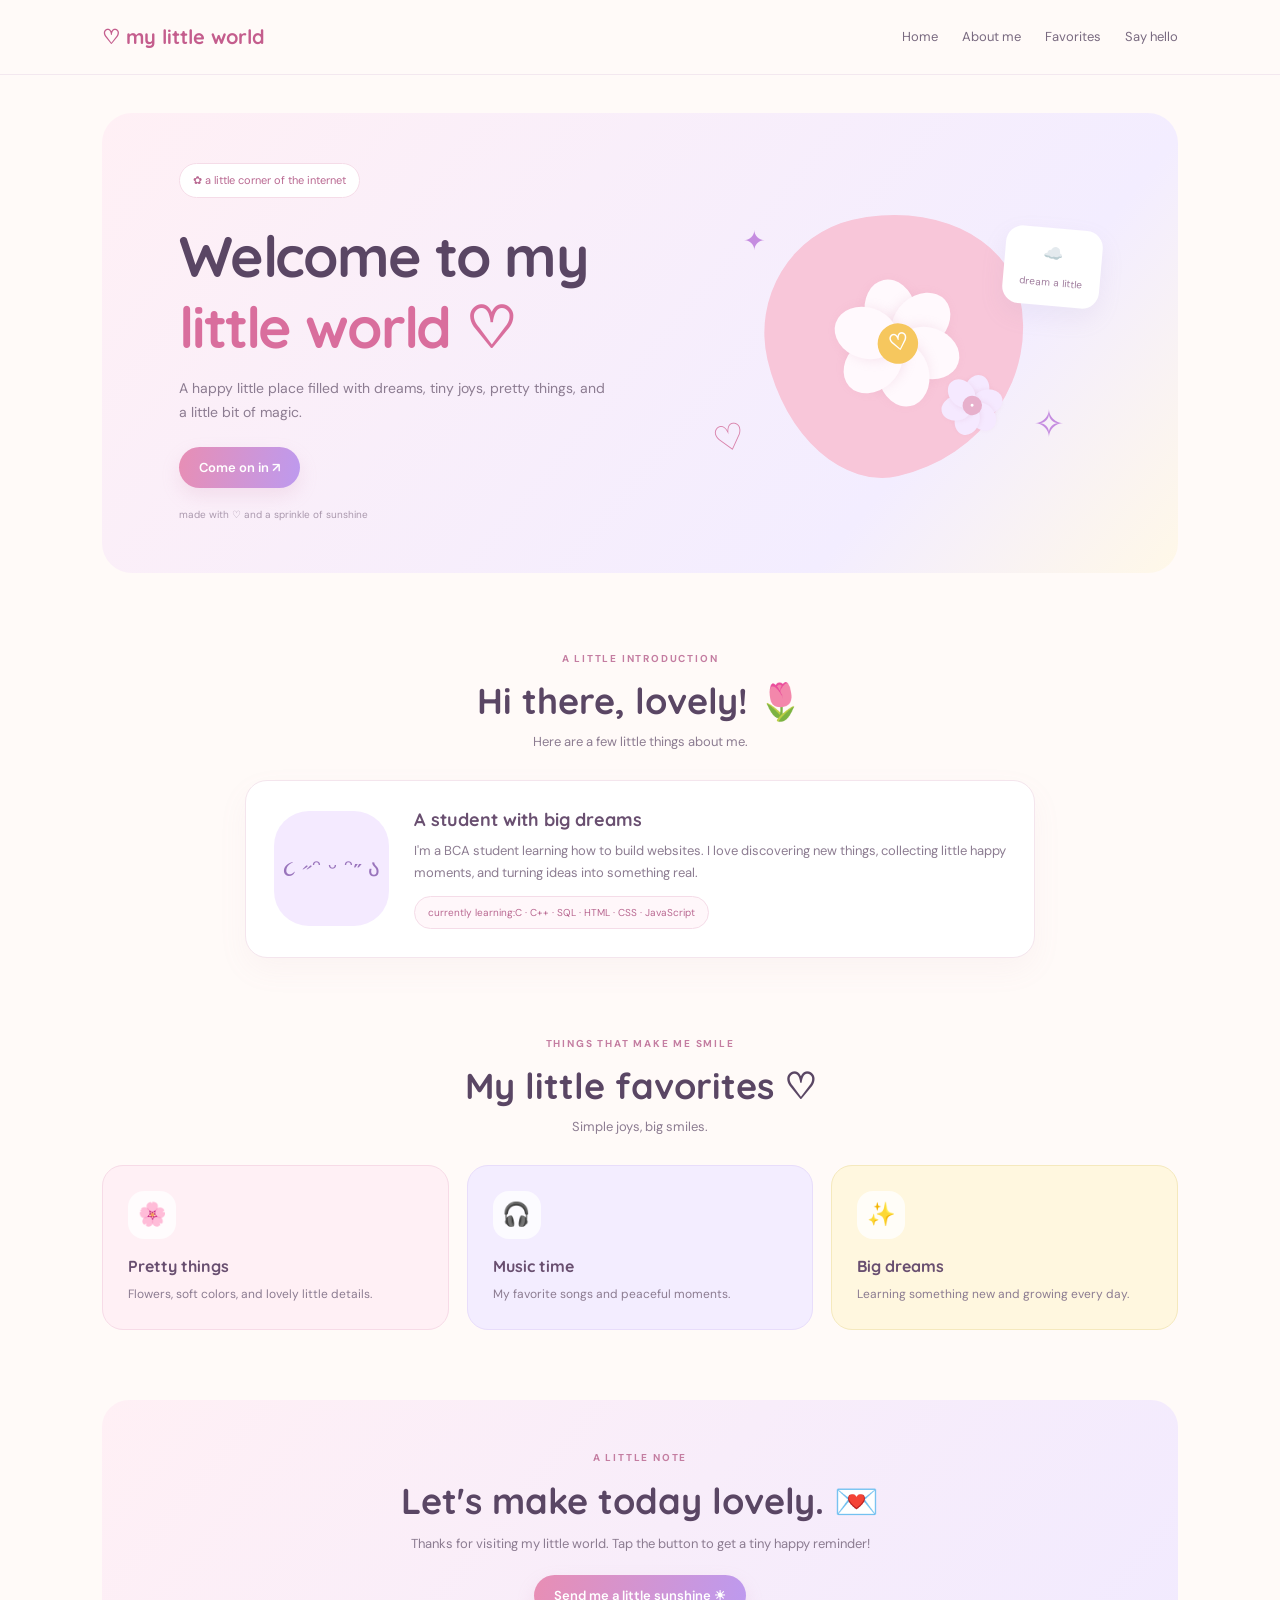
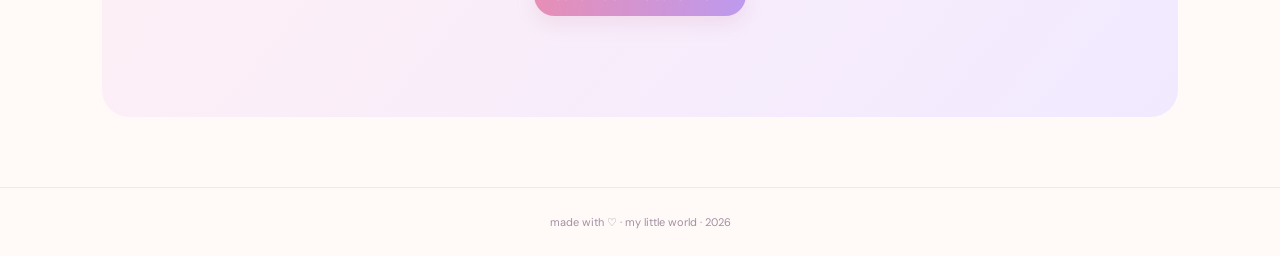
<file: PROJECT OF WD/index.html>
<!DOCTYPE html>
<html lang="en">
<head>
  <meta charset="UTF-8">
  <meta name="viewport" content="width=device-width, initial-scale=1.0">
  <title>My Little World ♡</title>
  <link rel="stylesheet" href="style.css">
</head>
<body>
  <header class="navbar">
    <a class="logo" href="#home">♡ my little world</a>
    <nav>
      <a href="#home">Home</a><a href="#about">About me</a>
      <a href="#favorites">Favorites</a><a href="#contact">Say hello</a>
    </nav>
  </header>

  <main>
    <section class="hero" id="home">
      <div class="hero-text">
        <span class="pill">✿ a little corner of the internet</span>
        <h1>Welcome to my<br><span>little world ♡</span></h1>
        <p>A happy little place filled with dreams, tiny joys, pretty things, and a little bit of magic.</p>
        <a class="button" href="#about">Come on in ↗</a>
        <div class="tiny-note">made with ♡ and a sprinkle of sunshine</div>
      </div>
      <div class="hero-art">
        <span class="sparkle s1">✦</span><span class="sparkle s2">✧</span>
        <div class="blob"></div>
        <div class="flower flower-one"><i></i><i></i><i></i><i></i><i></i><i></i><b>♡</b></div>
        <div class="flower flower-two"><i></i><i></i><i></i><i></i><i></i><i></i><b>•</b></div>
        <div class="floating-card">☁️<br><small>dream a little</small></div>
        <span class="tiny-heart">♡</span>
      </div>
    </section>

    <section class="section" id="about">
      <div class="section-heading"><span class="eyebrow">A LITTLE INTRODUCTION</span>
        <h2>Hi there, lovely! 🌷</h2><p>Here are a few little things about me.</p>
      </div>
      <div class="about-card">
        <div class="avatar">૮ ˶ᵔ ᵕ ᵔ˶ ა</div>
        <div><h3>A student with big dreams</h3>
          <p>I'm a BCA student learning how to build websites. I love discovering new things, collecting little happy moments, and turning ideas into something real.</p>
          <span class="mini-label">currently learning:C · C++ · SQL · HTML · CSS · JavaScript</span>
        </div>
      </div>
    </section>

    <section class="section" id="favorites">
      <div class="section-heading"><span class="eyebrow">THINGS THAT MAKE ME SMILE</span>
        <h2>My little favorites ♡</h2><p>Simple joys, big smiles.</p>
      </div>
      <div class="favorite-grid">
        <article class="favorite-card pink"><div class="favorite-icon">🌸</div><h3>Pretty things</h3><p>Flowers, soft colors, and lovely little details.</p></article>
        <article class="favorite-card lilac"><div class="favorite-icon">🎧</div><h3>Music time</h3><p>My favorite songs and peaceful moments.</p></article>
        <article class="favorite-card yellow"><div class="favorite-icon">✨</div><h3>Big dreams</h3><p>Learning something new and growing every day.</p></article>
      </div>
    </section>

    <section class="section" id="contact">
      <div class="contact-box"><span class="eyebrow">A LITTLE NOTE</span>
        <h2>Let's make today lovely. 💌</h2>
        <p>Thanks for visiting my little world. Tap the button to get a tiny happy reminder!</p>
        <button class="button" id="happyButton">Send me a little sunshine ☀</button>
        <p class="message" id="message" role="status"></p>
      </div>
    </section>
  </main>
  <footer>made with ♡ · my little world · 2026</footer>
  <script src="script.js"></script>
</body>
</html>
</file>
<file: PROJECT OF WD/style.css>
@import url('https://fonts.googleapis.com/css2?family=DM+Sans:wght@400;500;600;700&family=Quicksand:wght@400;500;600;700&display=swap');
:root{--ink:#55465d;--muted:#8c7c91;--cream:#fffaf8}
*{box-sizing:border-box;margin:0;padding:0}
html{scroll-behavior:smooth}
body{font-family:'DM Sans',sans-serif;background:var(--cream);color:var(--ink);line-height:1.7}
a{text-decoration:none;color:inherit}
.navbar{padding:20px 8%;display:flex;justify-content:space-between;align-items:center;gap:18px;background:#fffaf8ed;border-bottom:1px solid #f3e8ef;position:sticky;top:0;z-index:10;backdrop-filter:blur(12px)}
.logo{font-family:Quicksand,sans-serif;font-size:20px;font-weight:700;color:#c45d8d}
nav{display:flex;gap:24px;flex-wrap:wrap}
nav a{font-size:13px;color:#796a80;transition:color .2s}
nav a:hover{color:#d96e9d}
.hero{width:84%;max-width:1180px;margin:38px auto 20px;min-height:400px;display:grid;grid-template-columns:1fr .85fr;align-items:center;gap:35px;padding:50px 6%;border-radius:30px;background:linear-gradient(130deg,#fff0f5,#f3edff 75%,#fff8e8);overflow:hidden}
.pill,.mini-label{display:inline-block;background:#fff;border:1px solid #f5dce8;color:#b96891;border-radius:30px;padding:7px 13px;font-size:11px}
h1,h2,h3{font-family:Quicksand,sans-serif;line-height:1.25}
h1{font-size:clamp(36px,5vw,57px);letter-spacing:-1.8px;margin:22px 0 15px;color:#5a4664}
h1 span{color:#d96e9d}
.hero-text>p{color:var(--muted);max-width:430px;font-size:14px;margin-bottom:22px}
.button{display:inline-flex;align-items:center;gap:12px;border:0;border-radius:30px;background:linear-gradient(100deg,#e88eb4,#bd9aef);color:white;padding:12px 20px;font:600 13px 'DM Sans',sans-serif;cursor:pointer;box-shadow:0 8px 18px #d99abb35;transition:transform .2s}
.button:hover{transform:translateY(-3px)}
.tiny-note{color:#aa98ad;font-size:10px;margin-top:18px}
.hero-art{height:300px;position:relative;display:grid;place-items:center}
.blob{position:absolute;width:260px;height:260px;background:#f8c6d9;border-radius:44% 56% 61% 39% / 45% 43% 57% 55%;transform:rotate(-13deg)}
.flower{position:absolute;width:100px;height:100px;z-index:2}
.flower i{position:absolute;display:block;width:34px;height:43px;left:33px;top:7px;background:#fff9fd;border-radius:50%;transform-origin:17px 43px;box-shadow:0 3px 8px #d28eaf30}
.flower i:nth-child(2){transform:rotate(60deg)}.flower i:nth-child(3){transform:rotate(120deg)}.flower i:nth-child(4){transform:rotate(180deg)}.flower i:nth-child(5){transform:rotate(240deg)}.flower i:nth-child(6){transform:rotate(300deg)}
.flower b{position:absolute;top:37px;left:37px;width:27px;height:27px;border-radius:50%;display:grid;place-items:center;background:#f6c75e;color:#fff;font-size:15px}
.flower-one{transform:scale(1.5) rotate(-12deg)}.flower-two{transform:scale(.72) rotate(18deg);margin:125px 0 0 150px}
.flower-two i{background:#f5e9ff}.flower-two b{background:#e7b0cc}
.sparkle{position:absolute;color:#c58ce0;font-size:27px;z-index:3}.s1{top:25px;left:50px}.s2{bottom:36px;right:36px;font-size:38px}
.floating-card{position:absolute;z-index:4;top:35px;right:0;background:#fff;padding:12px 17px;border-radius:17px;box-shadow:0 10px 25px #a58eb31c;text-align:center;transform:rotate(5deg)}
.floating-card small{font-size:10px;color:#a07e9e}.tiny-heart{position:absolute;bottom:25px;left:20px;font-size:36px;color:#d87fa8;transform:rotate(-15deg)}
.section{width:84%;max-width:1180px;margin:70px auto}
.section-heading{text-align:center;margin-bottom:27px}.eyebrow{color:#c47da1;font-size:10px;letter-spacing:1.8px;font-weight:700}
h2{font-size:clamp(27px,4vw,36px);margin:8px 0;color:#5a4664}.section-heading>p{color:var(--muted);font-size:13px}
.about-card{display:flex;align-items:center;gap:25px;max-width:790px;margin:auto;background:#fff;border:1px solid #f4e5ed;border-radius:22px;padding:28px;box-shadow:0 12px 30px #b98da310}
.avatar{flex:0 0 115px;height:115px;display:grid;place-items:center;background:#f4eaff;border-radius:35px;color:#9974bc;font-size:23px}
.about-card h3,.favorite-card h3{font-size:18px;margin-bottom:8px;color:#694f70}
.about-card p,.favorite-card p,.contact-box>p{font-size:13px;color:var(--muted)}
.mini-label{margin-top:12px;background:#fff7fa;font-size:10px}
.favorite-grid{display:grid;grid-template-columns:repeat(3,1fr);gap:18px}
.favorite-card{padding:25px;border-radius:21px;border:1px solid transparent;transition:transform .2s}
.favorite-card:hover{transform:translateY(-5px)}
.pink{background:#fff0f5;border-color:#f7dbe7}.lilac{background:#f3edff;border-color:#e8ddfb}.yellow{background:#fff7df;border-color:#f5e9bd}
.favorite-icon{width:48px;height:48px;display:grid;place-items:center;background:#ffffffc9;border-radius:16px;font-size:23px;margin-bottom:17px}
.favorite-card h3{font-size:16px}.favorite-card p{font-size:12px}
.contact-box{text-align:center;padding:42px 25px;background:linear-gradient(130deg,#fff0f5,#f1eaff);border-radius:27px}
.contact-box>p{max-width:490px;margin:10px auto 20px}.message{min-height:25px;color:#bd6490!important;font-weight:600;margin-top:14px!important}
footer{text-align:center;padding:25px;color:#a18fa3;font-size:11px;border-top:1px solid #f2e5ed}
@media(max-width:760px){.navbar{flex-direction:column;padding:16px 5%}nav{justify-content:center;gap:14px}.hero{width:92%;grid-template-columns:1fr;padding:35px 7%;margin-top:20px}.hero-art{height:240px}.blob{width:210px;height:210px}.section{width:92%;margin:50px auto}.favorite-grid{grid-template-columns:1fr}.about-card{flex-direction:column;text-align:center}}
</file>
